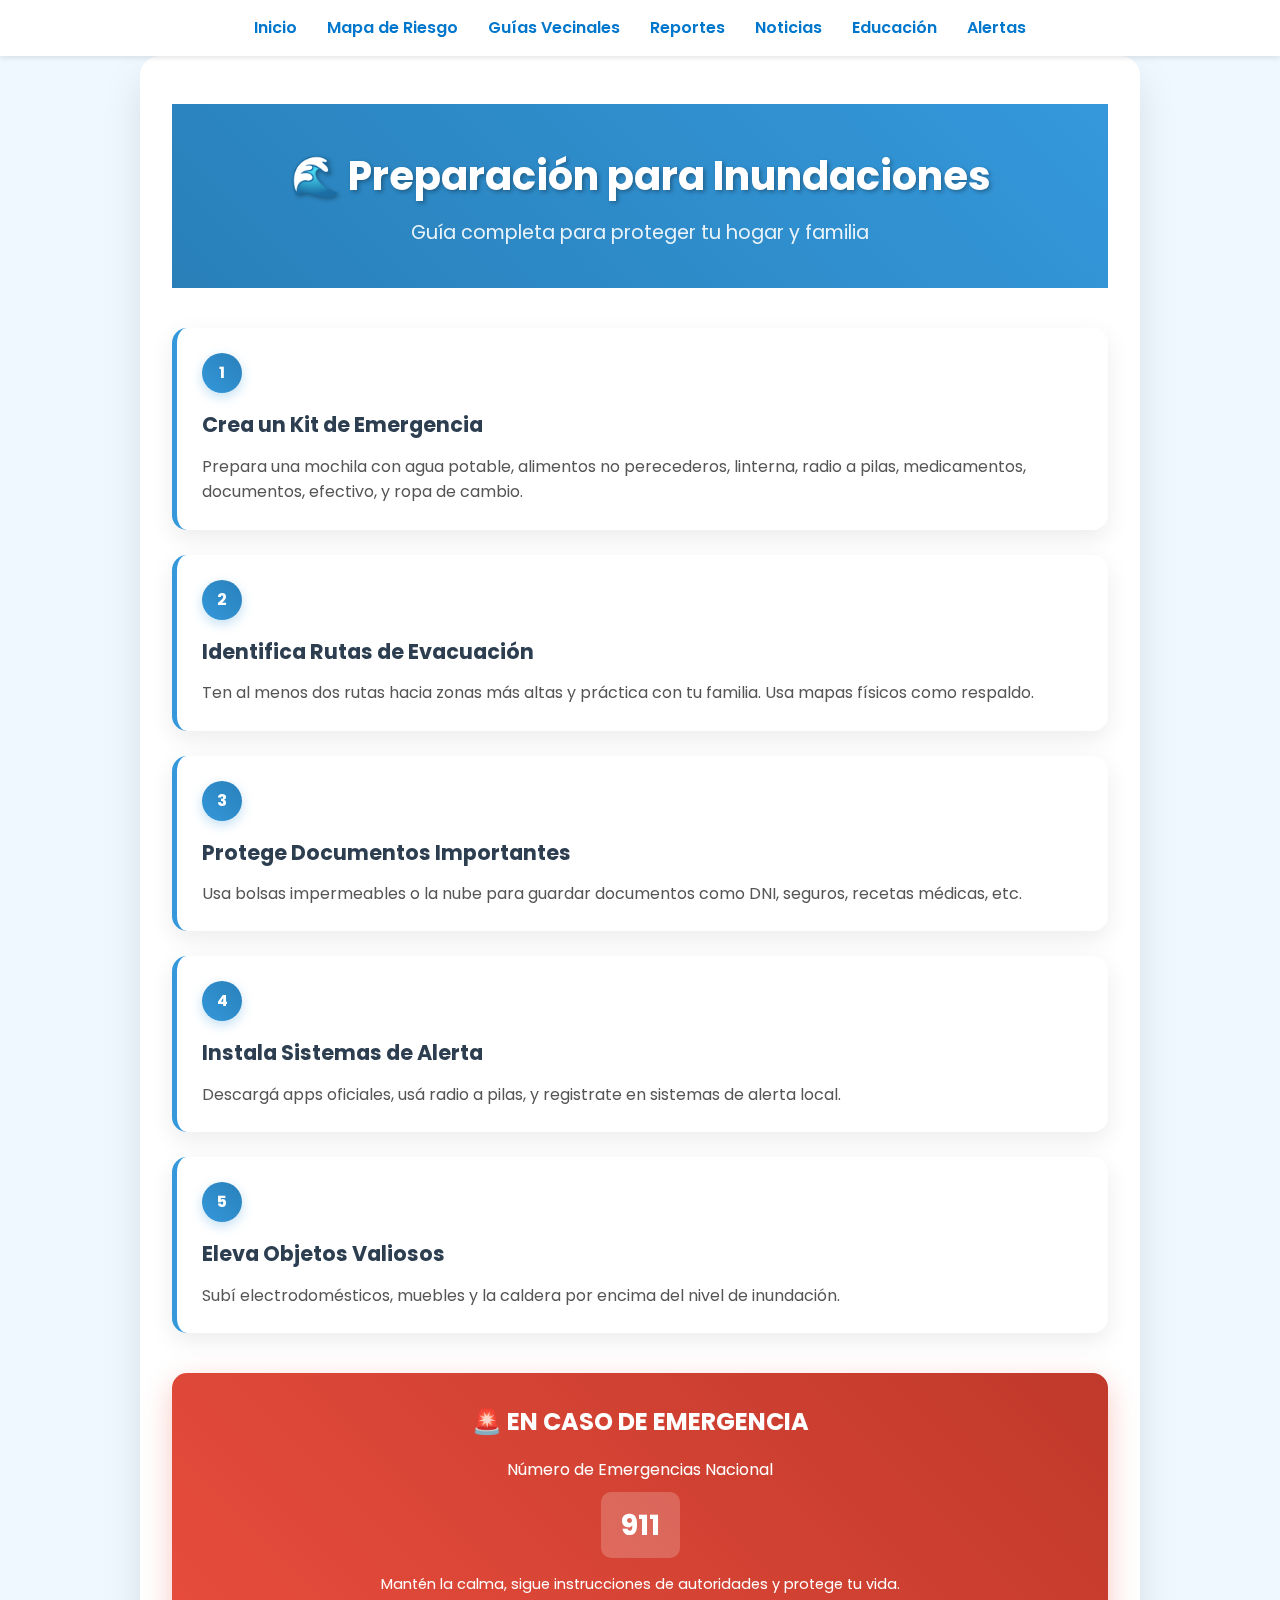
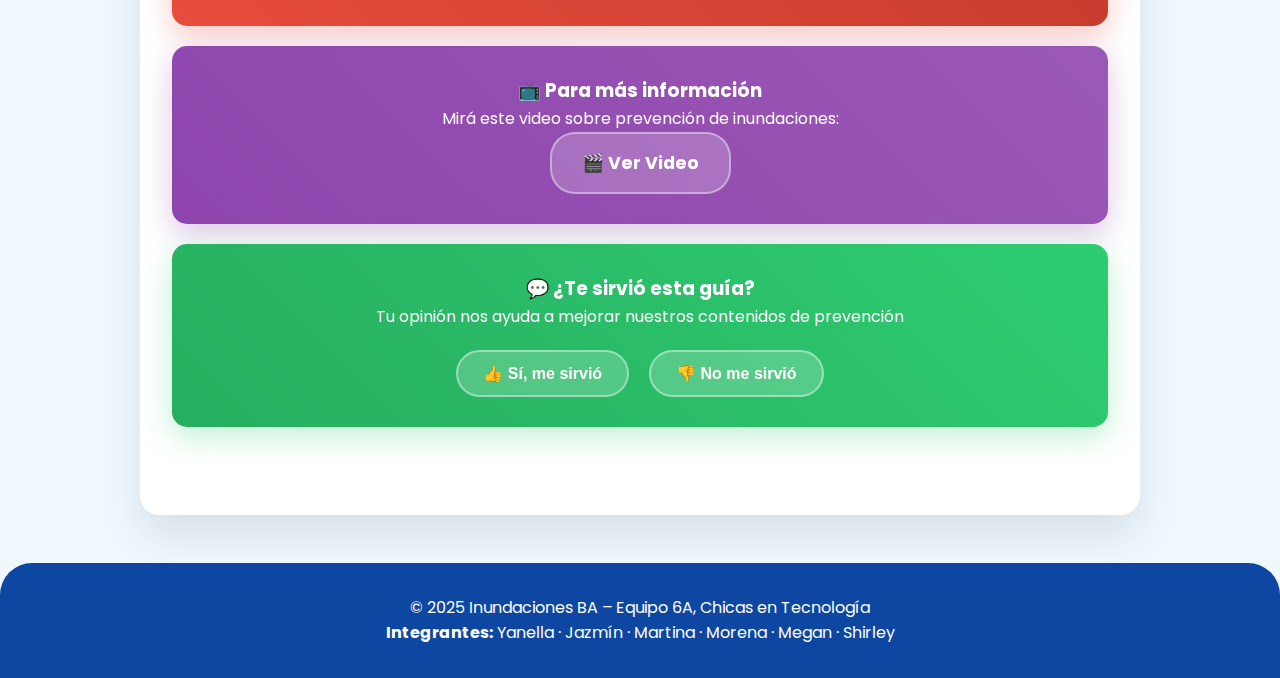
<file: index.html>
<!DOCTYPE html>
<html lang="es">
<head>
  <meta charset="UTF-8" />
  <meta name="viewport" content="width=device-width, initial-scale=1.0"/>
  <title>Inundaciones BA</title>
  <link href="https://fonts.googleapis.com/css2?family=Poppins:wght@400;600;800&display=swap" rel="stylesheet">
  <link rel="stylesheet" href="style.css" />
</head>
<body>

<nav class="menu">
  <ul>
    <li><a href="#" onclick="cargarIframe('index.html')"> Inicio</a></li>
    <li><a href="#" onclick="cargarIframe('mapa-riesgo.html')">Mapa de Riesgo</a></li>
    <li><a href="#" onclick="cargarIframe('guias-vecinales.html')">Guías Vecinales</a></li>
    <li><a href="#" onclick="cargarIframe('reportes-ciudadanos.html')">Reportes</a></li>
    <li><a href="#" onclick="cargarIframe('noticias.html')">Noticias</a></li>
    <li><a href="#" onclick="cargarIframe('educacion.html')">Educación</a></li>
    <li><a href="#" onclick="cargarIframe('alertas.html')">Alertas</a></li>
  </ul>
</nav>

<!-- Contenido principal que muestra la guía -->
<div id="contenido-principal">
  <div class="container">
    <div class="header">
      <div class="wave"></div>
      <h1>🌊 Preparación para Inundaciones</h1>
      <p>Guía completa para proteger tu hogar y familia</p>
    </div>

    <div class="tips-container">
      <div class="tip">
        <span class="tip-number">1</span>
        <h3>Crea un Kit de Emergencia</h3>
        <p>Prepara una mochila con agua potable, alimentos no perecederos, linterna, radio a pilas, medicamentos, documentos, efectivo, y ropa de cambio.</p>
      </div>
      <div class="tip">
        <span class="tip-number">2</span>
        <h3>Identifica Rutas de Evacuación</h3>
        <p>Ten al menos dos rutas hacia zonas más altas y práctica con tu familia. Usa mapas físicos como respaldo.</p>
      </div>
      <div class="tip">
        <span class="tip-number">3</span>
        <h3>Protege Documentos Importantes</h3>
        <p>Usa bolsas impermeables o la nube para guardar documentos como DNI, seguros, recetas médicas, etc.</p>
      </div>
      <div class="tip">
        <span class="tip-number">4</span>
        <h3>Instala Sistemas de Alerta</h3>
        <p>Descargá apps oficiales, usá radio a pilas, y registrate en sistemas de alerta local.</p>
      </div>
      <div class="tip">
        <span class="tip-number">5</span>
        <h3>Eleva Objetos Valiosos</h3>
        <p>Subí electrodomésticos, muebles y la caldera por encima del nivel de inundación.</p>
      </div>

      <div class="emergency-contact">
        <h3>🚨 EN CASO DE EMERGENCIA</h3>
        <p>Número de Emergencias Nacional</p>
        <div class="phone-number">911</div>
        <p style="margin-top: 15px; font-size: 0.9rem;">Mantén la calma, sigue instrucciones de autoridades y protege tu vida.</p>
      </div>

      <div class="more-info-section">
        <h3>📺 Para más información</h3>
        <p>Mirá este video sobre prevención de inundaciones:</p>
        <a href="https://youtu.be/xKNrtNXeFD0?si=R1YfmYeDWYzT_tqO" target="_blank" class="video-link">
          🎬 Ver Video
        </a>
      </div>

      <div class="feedback-section">
        <h3>💬 ¿Te sirvió esta guía?</h3>
        <p>Tu opinión nos ayuda a mejorar nuestros contenidos de prevención</p>
        <div class="feedback-buttons">
          <button class="feedback-btn yes-btn" onclick="submitFeedback('si')">👍 Sí, me sirvió</button>
          <button class="feedback-btn no-btn" onclick="submitFeedback('no')">👎 No me sirvió</button>
        </div>
        <div class="feedback-message" id="feedbackMessage" style="display: none;">
          <p>¡Gracias por tu feedback! 🙏</p>
        </div>
      </div>
    </div>
  </div>
</div>

<!-- Footer -->
<footer>
  <p>&copy; 2025 Inundaciones BA – Equipo 6A, Chicas en Tecnología</p>
  <p><strong>Integrantes:</strong> Yanella · Jazmín · Martina · Morena · Megan · Shirley</p>
</footer>

<!-- Script principal -->
<script>
  function cargarIframe(pagina) {
    window.location.href = pagina;
  }

  function submitFeedback(respuesta) {
    const mensaje = document.getElementById('feedbackMessage');
    const botones = document.querySelectorAll('.feedback-btn');
    
    botones.forEach(btn => {
      btn.disabled = true;
      btn.style.opacity = '0.5';
      btn.style.cursor = 'not-allowed';
    });

    mensaje.style.display = 'block';
    mensaje.innerHTML = respuesta === 'si'
      ? '<p>¡Excelente! Nos alegra que la guía te haya sido útil 🌟</p>'
      : '<p>Gracias por tu feedback. Trabajaremos para mejorar 🔧</p>';
  }
</script>

</body>
</html>
</file>
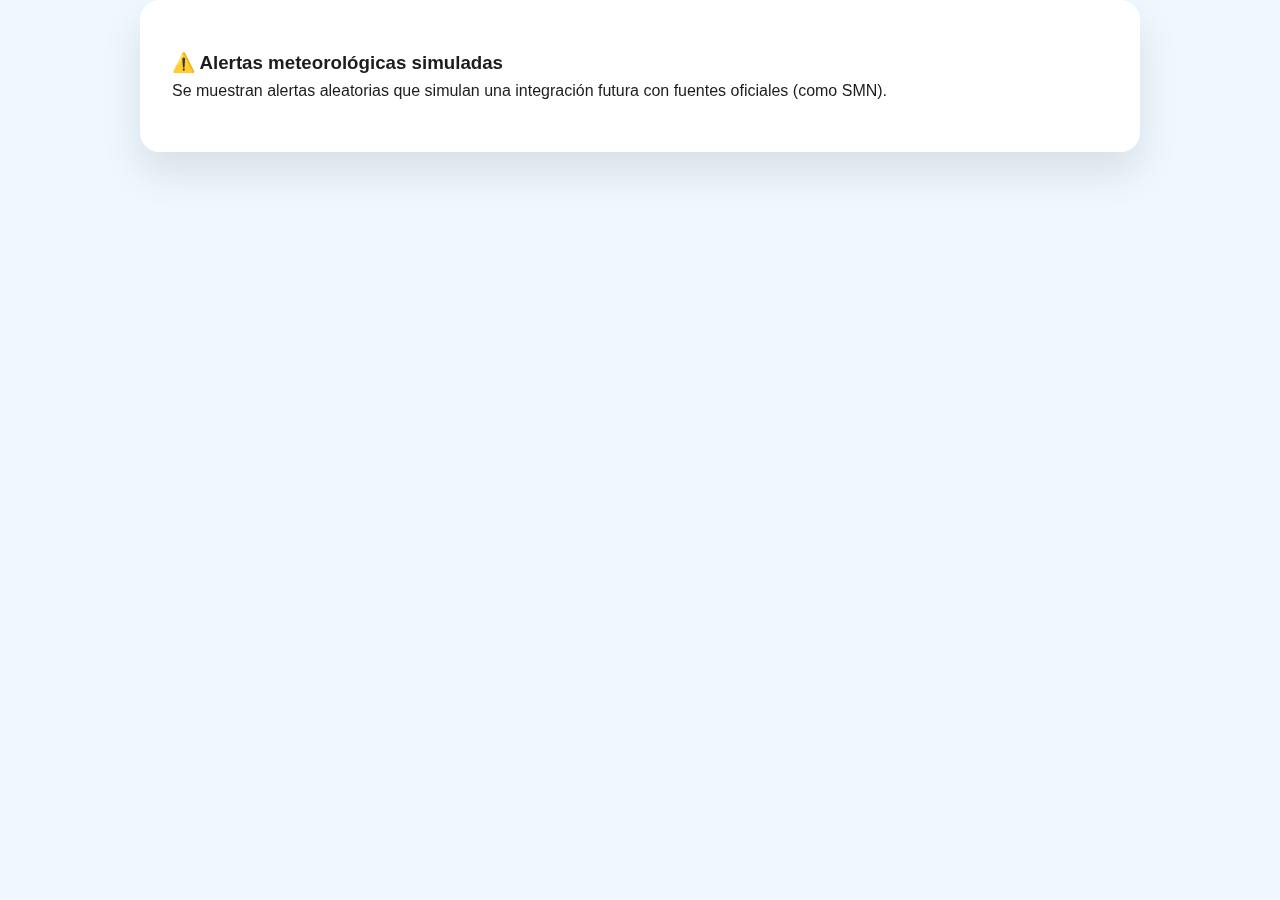
<file: alertas.html>
<!DOCTYPE html>
<html lang="es">
<head>
  <meta charset="UTF-8" />
  <meta name="viewport" content="width=device-width, initial-scale=1.0"/>
  <title>Alertas</title>
  <link rel="stylesheet" href="style.css" />
</head>
<body>

<section class="programa" id="programa">
  <div class="container">
    <div class="cards">
      <div class="card" id="alertas">
        <h3>⚠️ Alertas meteorológicas simuladas</h3>
        <p>Se muestran alertas aleatorias que simulan una integración futura con fuentes oficiales (como SMN).</p>
      </div>
    </div>
  </div>
</section>

</body>
</html>
</file>
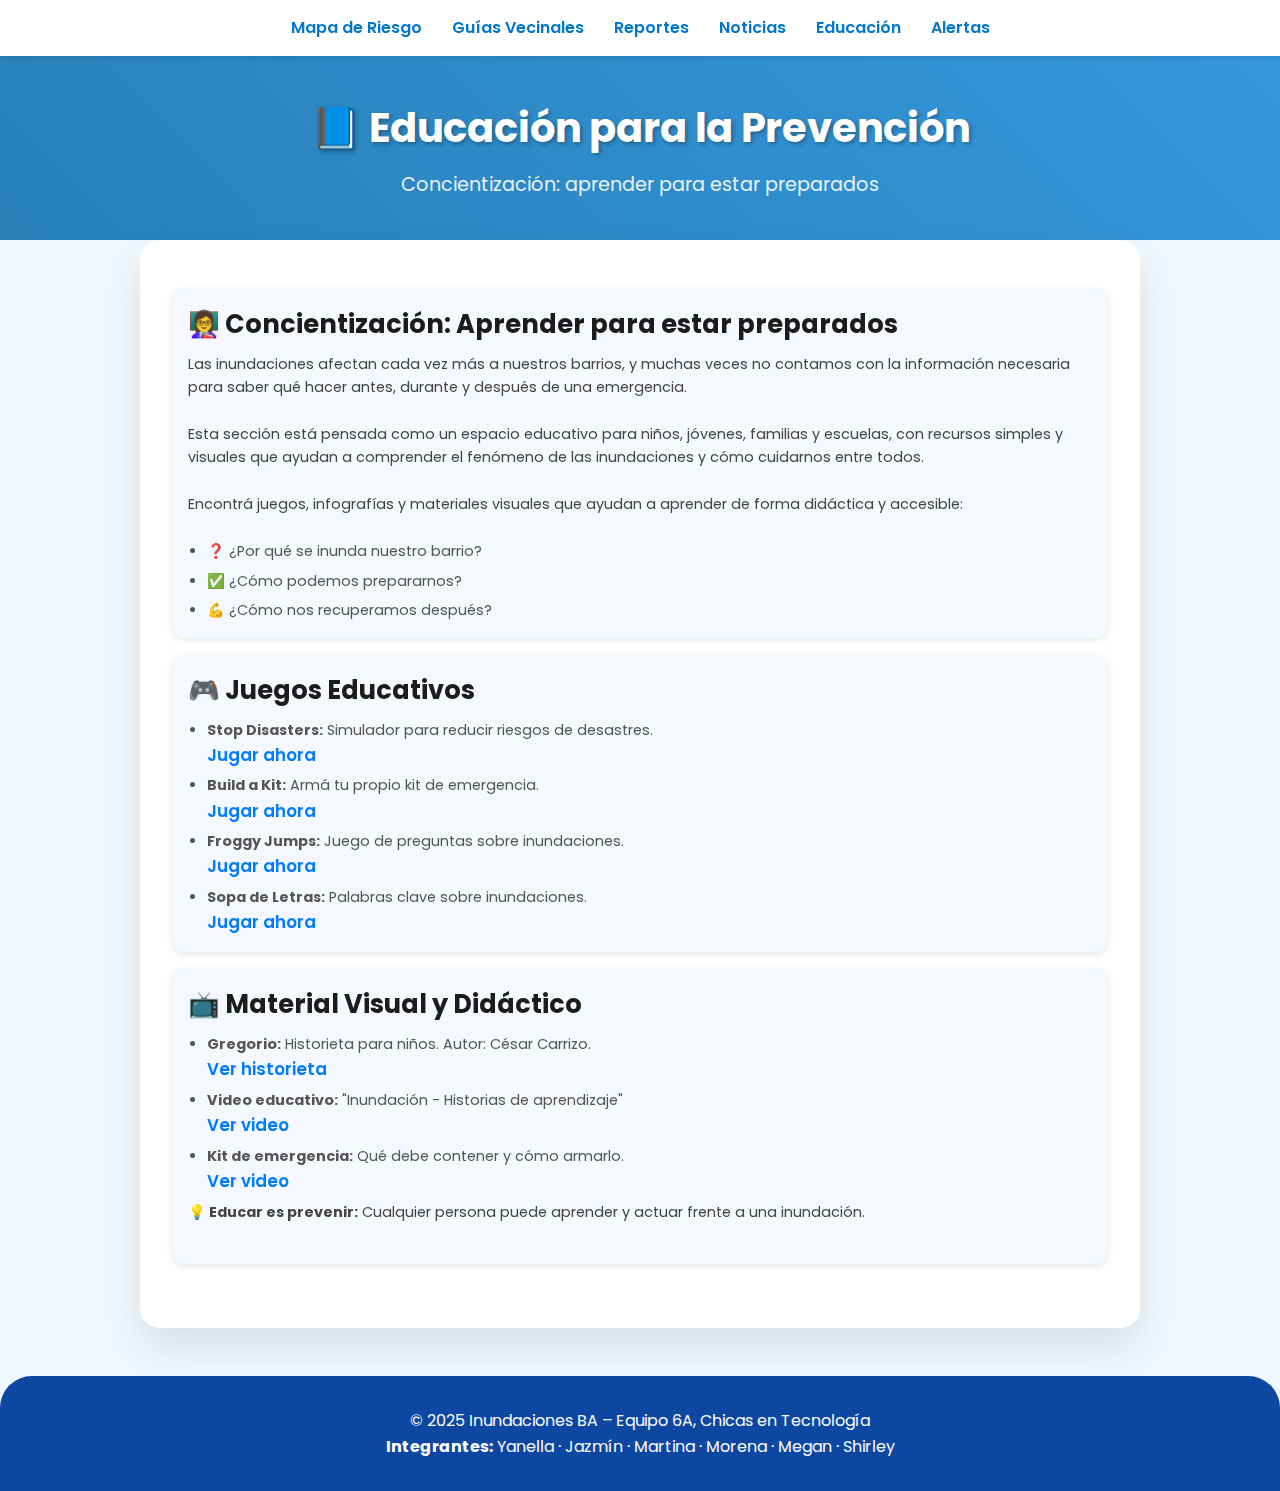
<file: educacion.html>
<!DOCTYPE html>
<html lang="es">
<head>
  <meta charset="UTF-8" />
  <meta name="viewport" content="width=device-width, initial-scale=1.0"/>
  <title>Educación | Inundaciones BA</title>
  <link href="https://fonts.googleapis.com/css2?family=Poppins:wght@400;600;800&display=swap" rel="stylesheet">
  <link rel="stylesheet" href="style.css" />
  <style>
    .noticia {
      background: #f5f9ff;
      padding: 1rem;
      border-radius: 12px;
      margin-bottom: 1rem;
      box-shadow: 0 2px 6px rgba(0,0,0,0.1);
      transition: transform 0.2s ease;
    }
    .noticia:hover {
      transform: scale(1.02);
    }
    .noticia a {
      font-weight: 600;
      color: #007BFF;
      font-size: 1.05rem;
      text-decoration: none;
    }
    .noticia p, .noticia li {
      font-size: 0.9rem;
      color: #555;
      margin-top: 6px;
    }
    .cards h3 {
      font-size: 1.6rem;
      margin-bottom: 0.5rem;
    }
    .cards p {
      margin-bottom: 1.5rem;
      color: #444;
    }
    .cards ul {
      padding-left: 1.2rem;
    }
    .cards a:hover {
      text-decoration: underline;
    }
  </style>
</head>
<body>

<!-- Menú principal -->
<nav class="menu">
  <ul>
    <li><a href="#" onclick="cargarIframe('mapa-riesgo.html')">Mapa de Riesgo</a></li>
    <li><a href="#" onclick="cargarIframe('guias-vecinales.html')">Guías Vecinales</a></li>
    <li><a href="#" onclick="cargarIframe('reportes-ciudadanos.html')">Reportes</a></li>
    <li><a href="#" onclick="cargarIframe('noticias.html')">Noticias</a></li>
    <li><a href="#" onclick="cargarIframe('educacion.html')">Educación</a></li>
    <li><a href="#" onclick="cargarIframe('alertas.html')">Alertas</a></li>
  </ul>
</nav>

<!-- Encabezado -->
<div class="header">
  <div class="wave"></div>
  <h1>📘 Educación para la Prevención</h1>
  <p>Concientización: aprender para estar preparados</p>
</div>

<!-- Contenido unificado -->
<section class="programa" id="educacion">
  <div class="container">
    <div class="cards">
      <div class="card noticia">
        <h3>👩‍🏫 Concientización: Aprender para estar preparados</h3>
        <p>
          Las inundaciones afectan cada vez más a nuestros barrios, y muchas veces no contamos con
          la información necesaria para saber qué hacer antes, durante y después de una emergencia.
        </p>
        <p>
          Esta sección está pensada como un espacio educativo para niños, jóvenes, familias y
          escuelas, con recursos simples y visuales que ayudan a comprender el fenómeno de las
          inundaciones y cómo cuidarnos entre todos.
        </p>
        <p>
          Encontrá juegos, infografías y materiales visuales que ayudan a aprender de forma didáctica y accesible:
        </p>
        <ul>
          <li>❓ ¿Por qué se inunda nuestro barrio?</li>
          <li>✅ ¿Cómo podemos prepararnos?</li>
          <li>💪 ¿Cómo nos recuperamos después?</li>
        </ul>
      </div>

      <div class="card noticia">
        <h3>🎮 Juegos Educativos</h3>
        <ul>
          <li><strong>Stop Disasters:</strong> Simulador para reducir riesgos de desastres.<br/>
            <a href="https://www.stopdisastersgame.org/game/" target="_blank">Jugar ahora</a></li>
          <li><strong>Build a Kit:</strong> Armá tu propio kit de emergencia.<br/>
            <a href="https://www.ready.gov/kids/games/data/bak-spanish/index.html" target="_blank">Jugar ahora</a></li>
          <li><strong>Froggy Jumps:</strong> Juego de preguntas sobre inundaciones.<br/>
            <a href="https://es.educaplay.com/recursos-educativos/19592039-desafio_de_inundaciones.html" target="_blank">Jugar ahora</a></li>
          <li><strong>Sopa de Letras:</strong> Palabras clave sobre inundaciones.<br/>
            <a href="https://es.educaplay.com/recursos-educativos/20846830-inundaciones_mach.html" target="_blank">Jugar ahora</a></li>
        </ul>
      </div>

      <div class="card noticia">
        <h3>📺 Material Visual y Didáctico</h3>
        <ul>
          <li><strong>Gregorio:</strong> Historieta para niños. Autor: César Carrizo.<br/>
            <a href="https://lahistorietaenlaescuela.blogspot.com/2015/03/gregorio-una-historieta-para-que-los.html" target="_blank">Ver historieta</a></li>
          <li><strong>Video educativo:</strong> "Inundación - Historias de aprendizaje"<br/>
            <a href="https://www.youtube.com/watch?v=KpZi2xuJmAY" target="_blank">Ver video</a></li>
          <li><strong>Kit de emergencia:</strong> Qué debe contener y cómo armarlo.<br/>
            <a href="https://www.youtube.com/watch?v=ljnRIz7HjgI" target="_blank">Ver video</a></li>
        </ul>
        <p><strong>💡 Educar es prevenir:</strong> Cualquier persona puede aprender y actuar frente a una inundación.</p>
      </div>
    </div>
  </div>
</section>

<!-- Footer -->
<footer>
  <p>&copy; 2025 Inundaciones BA – Equipo 6A, Chicas en Tecnología</p>
  <p><strong>Integrantes:</strong> Yanella · Jazmín · Martina · Morena · Megan · Shirley</p>
</footer>

<script>
  function cargarIframe(pagina) {
    window.location.href = pagina;
  }
</script>

</body>
</html>
</file>
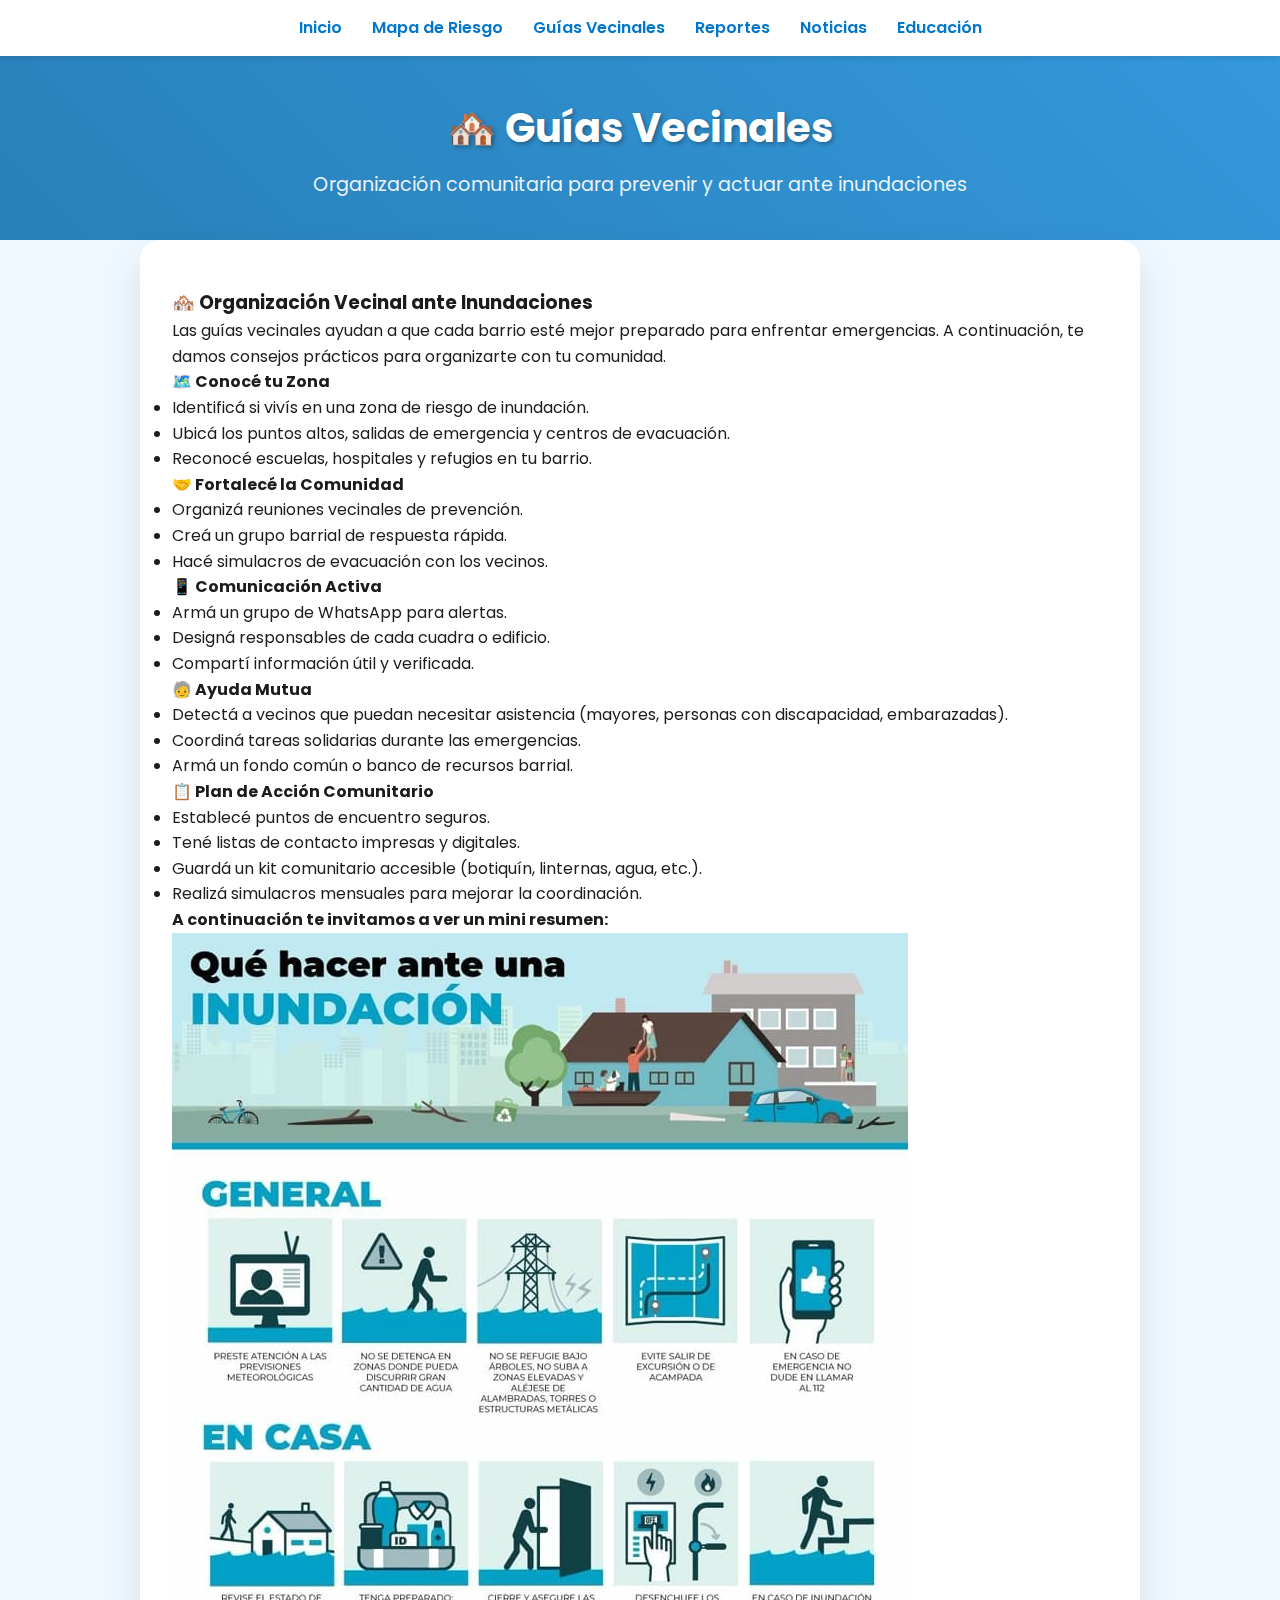
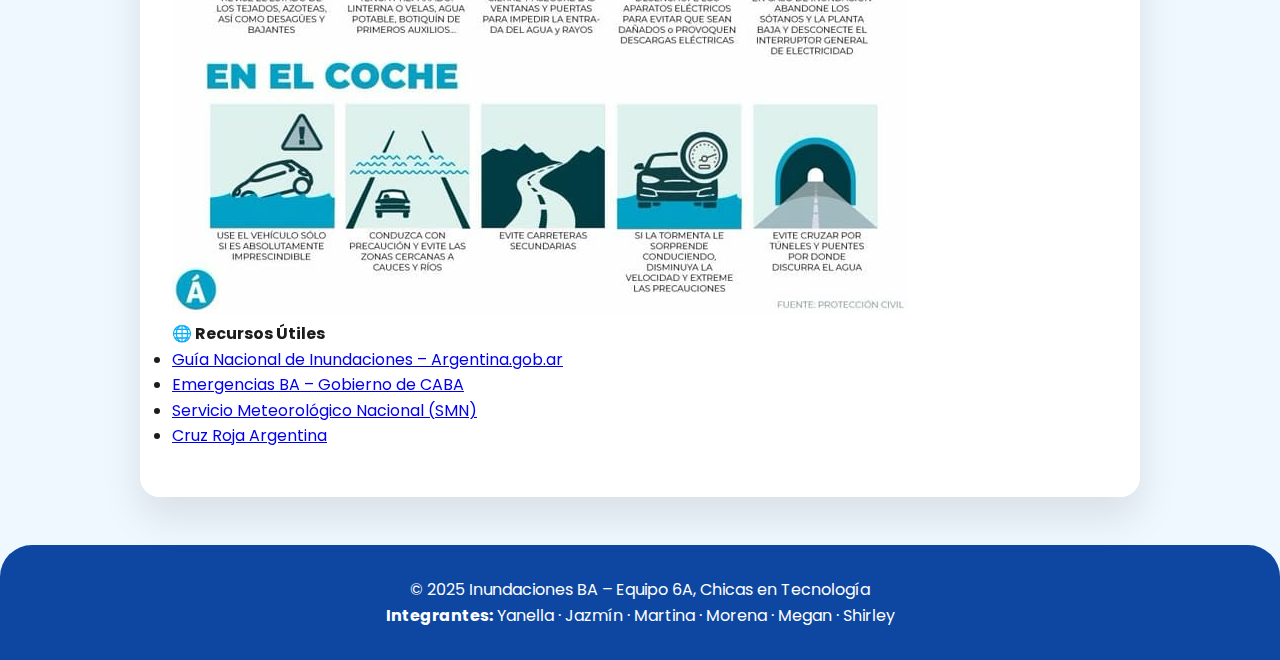
<file: guias-vecinales.html>
<!DOCTYPE html>
<html lang="es">
<head>
  <meta charset="UTF-8" />
  <meta name="viewport" content="width=device-width, initial-scale=1.0"/>
  <title>Guías Vecinales | Inundaciones BA</title>
  <link href="https://fonts.googleapis.com/css2?family=Poppins:wght@400;600;800&display=swap" rel="stylesheet">
  <link rel="stylesheet" href="style.css" />
 
</head>
<body>

<!-- Menú de navegación -->
<nav class="menu">
  <ul>
    <li><a href="index.html">Inicio</a></li>
    <li><a href="mapa-riesgo.html">Mapa de Riesgo</a></li>
    <li><a href="guias-vecinales.html">Guías Vecinales</a></li>
    <li><a href="reportes-ciudadanos.html">Reportes</a></li>
    <li><a href="noticias.html">Noticias</a></li>
    <li><a href="educacion.html">Educación</a></li>
  </ul>
</nav>

<div class="header">
  <div class="wave"></div>
  <h1>🏘️ Guías Vecinales</h1>
  <p>Organización comunitaria para prevenir y actuar ante inundaciones</p>
</div>

<section class="programa" id="programa">
  <div class="container">
    <div class="cards">
      <div class="card contenido-section">
        <h3>🏘️ Organización Vecinal ante Inundaciones</h3>
        <p>Las guías vecinales ayudan a que cada barrio esté mejor preparado para enfrentar emergencias. A continuación, te damos consejos prácticos para organizarte con tu comunidad.</p>

        <h4>🗺️ Conocé tu Zona</h4>
        <ul>
          <li>Identificá si vivís en una zona de riesgo de inundación.</li>
          <li>Ubicá los puntos altos, salidas de emergencia y centros de evacuación.</li>
          <li>Reconocé escuelas, hospitales y refugios en tu barrio.</li>
        </ul>

        <h4>🤝 Fortalecé la Comunidad</h4>
        <ul>
          <li>Organizá reuniones vecinales de prevención.</li>
          <li>Creá un grupo barrial de respuesta rápida.</li>
          <li>Hacé simulacros de evacuación con los vecinos.</li>
        </ul>

        <h4>📱 Comunicación Activa</h4>
        <ul>
          <li>Armá un grupo de WhatsApp para alertas.</li>
          <li>Designá responsables de cada cuadra o edificio.</li>
          <li>Compartí información útil y verificada.</li>
        </ul>

        <h4>🧓 Ayuda Mutua</h4>
        <ul>
          <li>Detectá a vecinos que puedan necesitar asistencia (mayores, personas con discapacidad, embarazadas).</li>
          <li>Coordiná tareas solidarias durante las emergencias.</li>
          <li>Armá un fondo común o banco de recursos barrial.</li>
        </ul>

        <h4>📋 Plan de Acción Comunitario</h4>
        <ul>
          <li>Establecé puntos de encuentro seguros.</li>
          <li>Tené listas de contacto impresas y digitales.</li>
          <li>Guardá un kit comunitario accesible (botiquín, linternas, agua, etc.).</li>
          <li>Realizá simulacros mensuales para mejorar la coordinación.</li>
        </ul>
<h4>A continuación te invitamos a ver un mini resumen:</h4>
        <img src="guia.jpeg" alt="Guia vecinal">
          
        <h4>🌐 Recursos Útiles</h4>
        <ul>
          <li><a href="https://www.argentina.gob.ar/interior/inundaciones" target="_blank">Guía Nacional de Inundaciones – Argentina.gob.ar</a></li>
          <li><a href="https://www.buenosaires.gob.ar/emergencias" target="_blank">Emergencias BA – Gobierno de CABA</a></li>
          <li><a href="https://www.smn.gob.ar/" target="_blank">Servicio Meteorológico Nacional (SMN)</a></li>
          <li><a href="https://www.cruzroja.org.ar/" target="_blank">Cruz Roja Argentina</a></li>
        </ul>
      </div>
    </div>
  </div>
</section>

<footer>
  <p>&copy; 2025 Inundaciones BA – Equipo 6A, Chicas en Tecnología</p>
  <p><strong>Integrantes:</strong> Yanella · Jazmín · Martina · Morena · Megan · Shirley</p>
</footer>

<script src="script.js"></script>

</body>
</html>
</file>
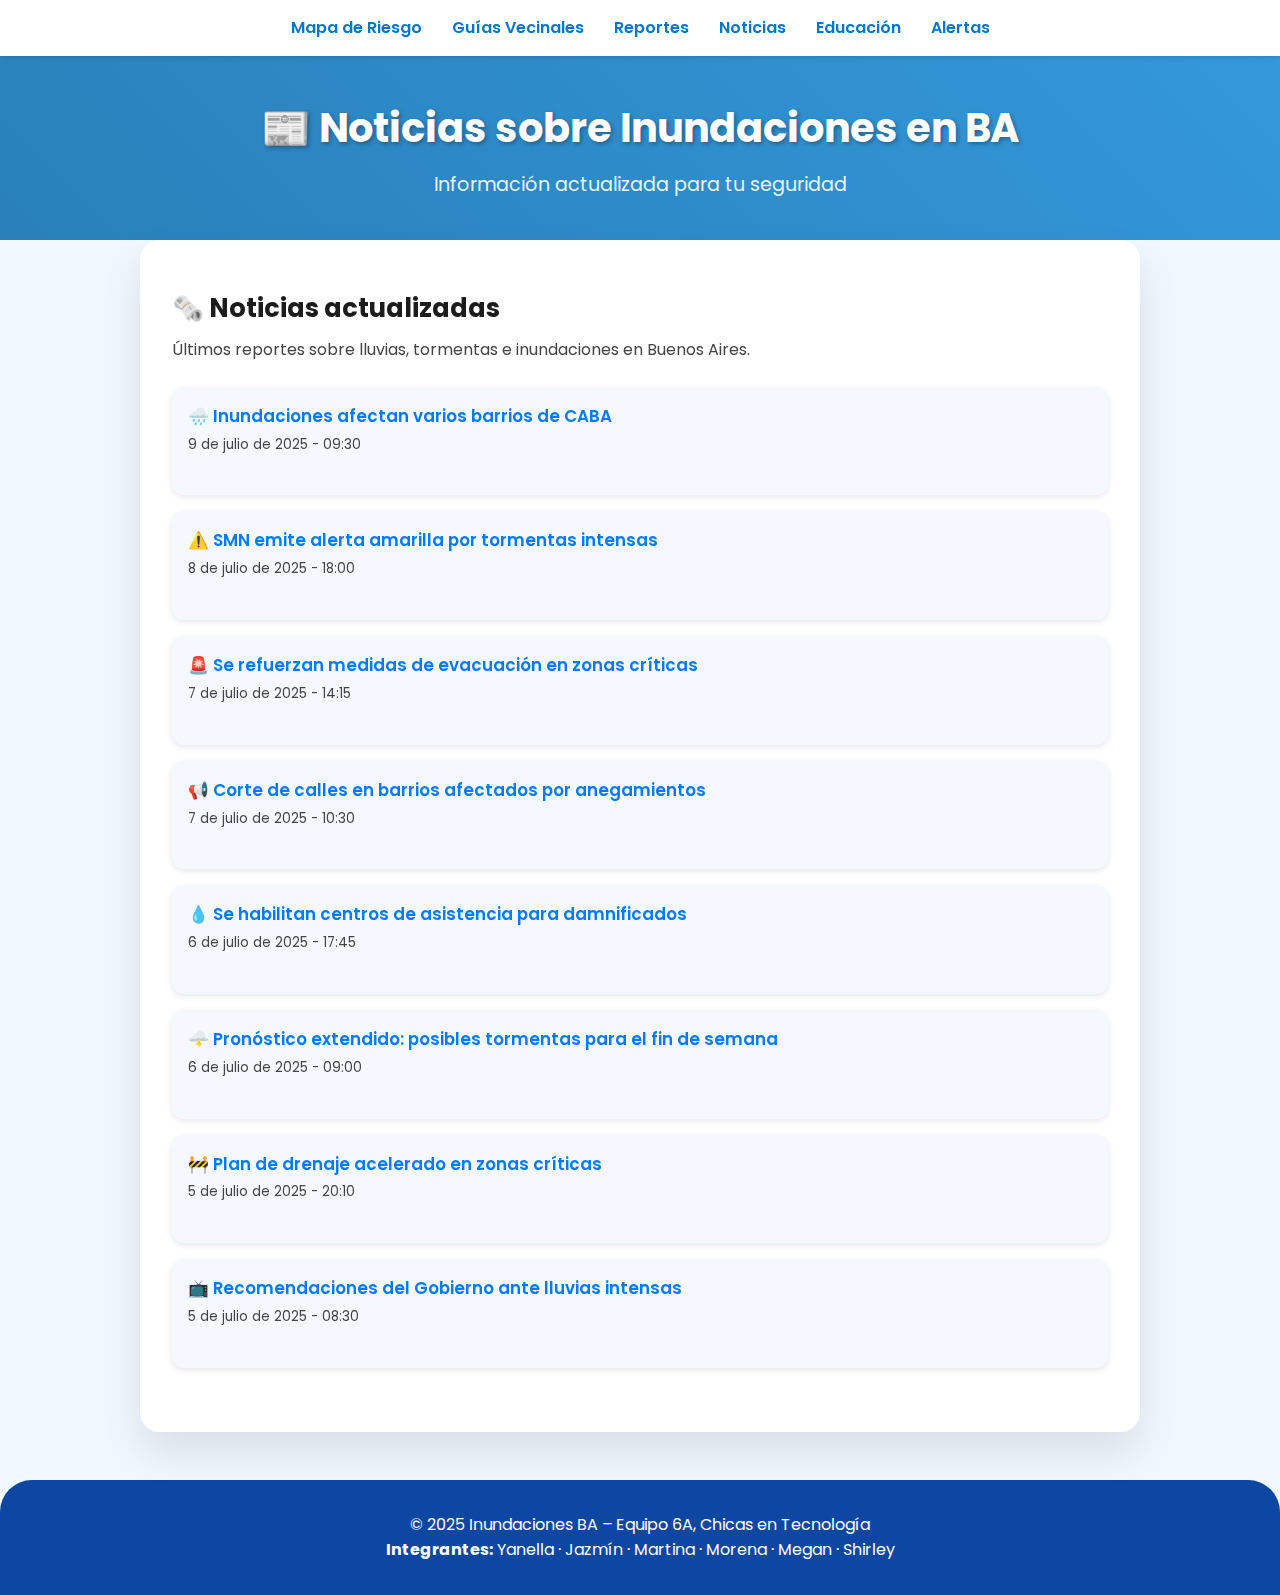
<file: noticias.html>
<!DOCTYPE html>
<html lang="es">
<head>
  <meta charset="UTF-8" />
  <meta name="viewport" content="width=device-width, initial-scale=1.0"/>
  <title>Noticias | Inundaciones BA</title>
  <link href="https://fonts.googleapis.com/css2?family=Poppins:wght@400;600;800&display=swap" rel="stylesheet">
  <link rel="stylesheet" href="style.css" />
  <style>
    .noticia {
      background: #f5f9ff;
      padding: 1rem;
      border-radius: 12px;
      margin-bottom: 1rem;
      box-shadow: 0 2px 6px rgba(0,0,0,0.1);
      transition: transform 0.2s ease;
    }
    .noticia:hover {
      transform: scale(1.02);
    }
    .noticia a {
      font-weight: 600;
      color: #007BFF;
      font-size: 1.05rem;
      text-decoration: none;
    }
    .noticia p {
      font-size: 0.85rem;
      color: #555;
      margin-top: 4px;
    }
    .cards h3 {
      font-size: 1.6rem;
      margin-bottom: 0.5rem;
    }
    .cards p {
      margin-bottom: 1.5rem;
      color: #444;
    }
  </style>
</head>
<body>

<!-- Menú principal -->
<nav class="menu">
  <ul>
    <li><a href="#" onclick="cargarIframe('mapa-riesgo.html')">Mapa de Riesgo</a></li>
    <li><a href="#" onclick="cargarIframe('guias-vecinales.html')">Guías Vecinales</a></li>
    <li><a href="#" onclick="cargarIframe('reportes-ciudadanos.html')">Reportes</a></li>
    <li><a href="#" onclick="cargarIframe('noticias.html')">Noticias</a></li>
    <li><a href="#" onclick="cargarIframe('educacion.html')">Educación</a></li>
    <li><a href="#" onclick="cargarIframe('alertas.html')">Alertas</a></li>
  </ul>
</nav>

<!-- Encabezado común -->
<div class="header">
  <div class="wave"></div>
  <h1>📰 Noticias sobre Inundaciones en BA</h1>
  <p>Información actualizada para tu seguridad</p>
</div>

<section class="programa" id="programa">
  <div class="container">
    <div class="cards">
      <div class="card" id="noticias">
        <h3>🗞️ Noticias actualizadas</h3>
        <p>Últimos reportes sobre lluvias, tormentas e inundaciones en Buenos Aires.</p>

        <!-- Noticias simuladas -->
        <div class="noticia">
          <a href="#">🌧️ Inundaciones afectan varios barrios de CABA</a>
          <p>9 de julio de 2025 - 09:30</p>
        </div>
        <div class="noticia">
          <a href="#">⚠️ SMN emite alerta amarilla por tormentas intensas</a>
          <p>8 de julio de 2025 - 18:00</p>
        </div>
        <div class="noticia">
          <a href="#">🚨 Se refuerzan medidas de evacuación en zonas críticas</a>
          <p>7 de julio de 2025 - 14:15</p>
        </div>
        <div class="noticia">
          <a href="#">📢 Corte de calles en barrios afectados por anegamientos</a>
          <p>7 de julio de 2025 - 10:30</p>
        </div>
        <div class="noticia">
          <a href="#">💧 Se habilitan centros de asistencia para damnificados</a>
          <p>6 de julio de 2025 - 17:45</p>
        </div>
        <div class="noticia">
          <a href="#">🌩️ Pronóstico extendido: posibles tormentas para el fin de semana</a>
          <p>6 de julio de 2025 - 09:00</p>
        </div>
        <div class="noticia">
          <a href="#">🚧 Plan de drenaje acelerado en zonas críticas</a>
          <p>5 de julio de 2025 - 20:10</p>
        </div>
        <div class="noticia">
          <a href="#">📺 Recomendaciones del Gobierno ante lluvias intensas</a>
          <p>5 de julio de 2025 - 08:30</p>
        </div>

      </div>
    </div>
  </div>
</section>

<footer>
  <p>&copy; 2025 Inundaciones BA – Equipo 6A, Chicas en Tecnología</p>
  <p><strong>Integrantes:</strong> Yanella · Jazmín · Martina · Morena · Megan · Shirley</p>
</footer>

<script>
  function cargarIframe(pagina) {
    window.location.href = pagina;
  }
</script>

</body>
</html>
</file>
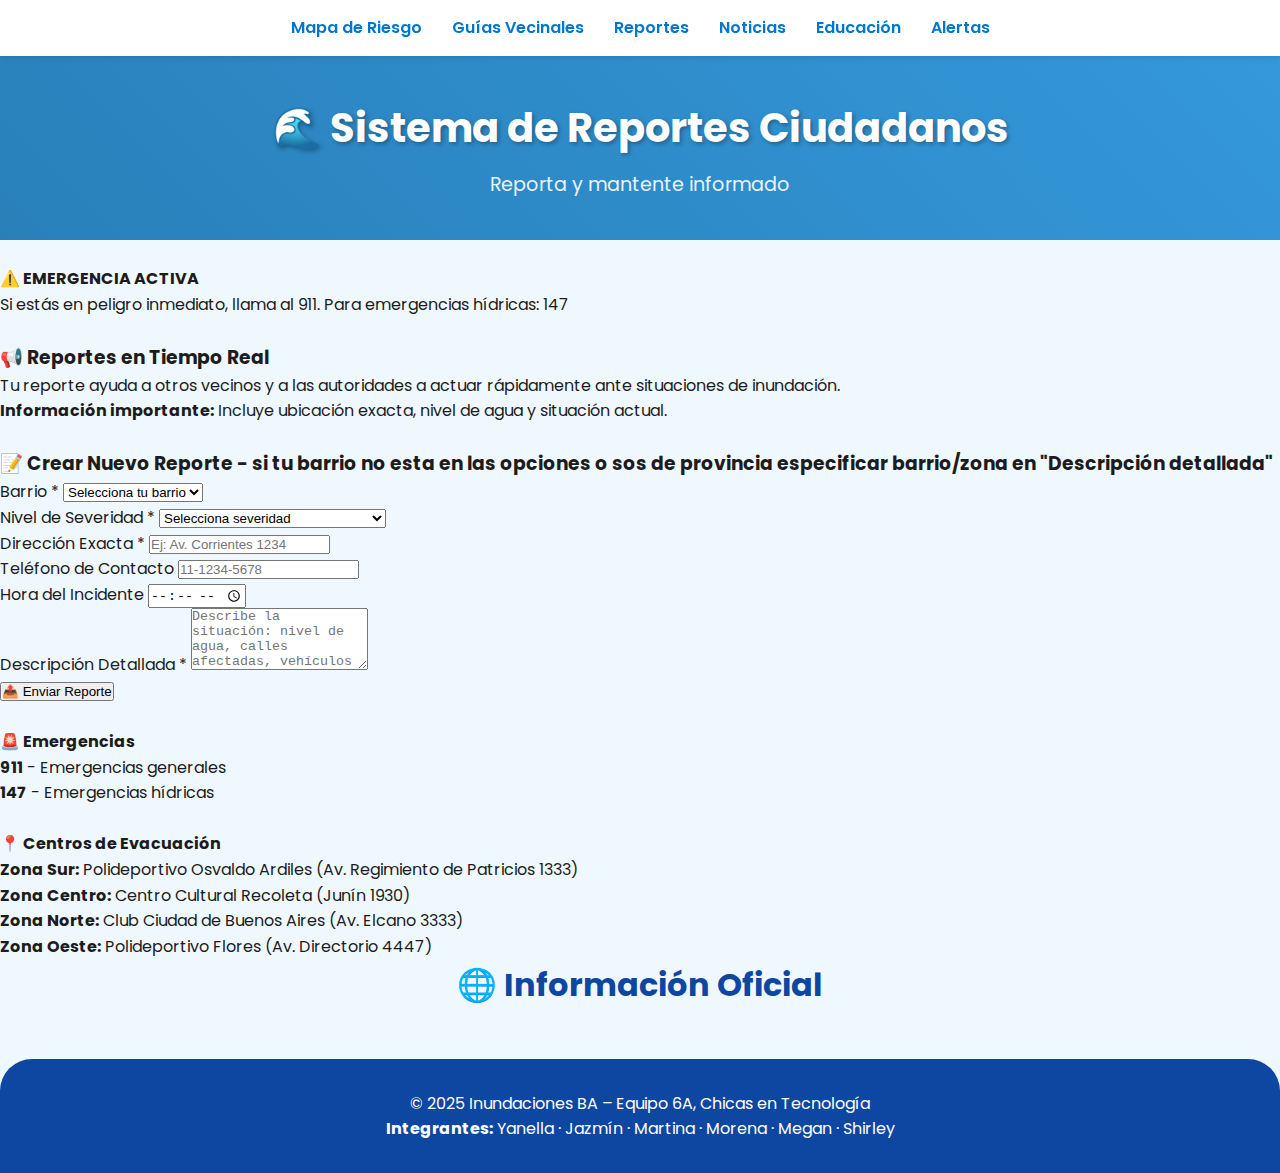
<file: reportes-ciudadanos.html>
<!DOCTYPE html>
<html lang="es">
<head>
  <meta charset="UTF-8" />
  <meta name="viewport" content="width=device-width, initial-scale=1.0"/>
  <title>Nombre de la Página | Inundaciones BA</title>
  <link href="https://fonts.googleapis.com/css2?family=Poppins:wght@400;600;800&display=swap" rel="stylesheet">
  <link rel="stylesheet" href="style.css" />
  <style>
    .section-container {
      background: #f5f9ff;
      border-radius: 16px;
      padding: 2rem;
      box-shadow: 0 4px 12px rgba(0,0,0,0.05);
      max-width: 800px;
      margin: 2rem auto;
    }
    .section-container h3 {
      font-size: 1.8rem;
      margin-bottom: 1rem;
    }
    .section-container p {
      font-size: 1rem;
      color: #444;
    }
  </style>
</head>
<body>

<!-- Menú superior -->
<nav class="menu">
  <ul>
    <li><a href="mapa-riesgo.html">Mapa de Riesgo</a></li>
    <li><a href="guias-vecinales.html">Guías Vecinales</a></li>
    <li><a href="reportes-ciudadanos.html">Reportes</a></li>
    <li><a href="noticias.html">Noticias</a></li>
    <li><a href="educacion.html">Educación</a></li>
    <li><a href="alertas.html">Alertas</a></li>
  </ul>
</nav>

<!-- Encabezado -->
<div class="header">
  <div class="wave"></div>
  <h1>🌊 Sistema de Reportes Ciudadanos</h1>
  <p>Reporta y mantente informado</p>
</div>

<br>

  <div class="emergency-alert">
    <strong>⚠️ EMERGENCIA ACTIVA</strong><br>
    Si estás en peligro inmediato, llama al 911. Para emergencias hídricas: 147
  </div>
  
<br>

  <div class="main-content">
    <div class="card">
      <h3>📢 Reportes en Tiempo Real</h3>
      <p>Tu reporte ayuda a otros vecinos y a las autoridades a actuar rápidamente ante situaciones de inundación.</p>
      <p><strong>Información importante:</strong> Incluye ubicación exacta, nivel de agua y situación actual.</p>
    </div>

<br>
<!--
    <div class="card">
      <h3>🚨 Estado Actual</h3>
      <p><span class="status-indicator status-medium"></span><strong>Alerta Amarilla</strong> en zonas bajas</p>
      <p><span class="status-indicator status-low"></span><strong>Normal</strong> en zona norte</p>
      <p><span class="status-indicator status-high"></span><strong>Crítico</strong> en La Boca y Barracas</p>
      <p><small>Actualizado: <span id="last-update">Hace 15 minutos</span></small></p>
    </div>
  -->
    <div class="report-form">
      <h3>📝 Crear Nuevo Reporte - si tu barrio no esta en las opciones o sos de provincia especificar barrio/zona en "Descripción detallada"</h3>
      <form id="reportForm">
        <div class="form-row">
          <div class="form-group">
            <label for="barrio">Barrio *</label>
            <select id="barrio" required>
              <option value="">Selecciona tu barrio</option>
              <option value="puerto-madero">Puerto Madero</option>
              <option value="la-boca">La Boca</option>
              <option value="barracas">Barracas</option>
              <option value="san-telmo">San Telmo</option>
              <option value="monserrat">Monserrat</option>
              <option value="constitucion">Constitución</option>
              <option value="recoleta">Recoleta</option>
              <option value="palermo">Palermo</option>
              <option value="caballito">Caballito</option>
              <option value="belgrano">Belgrano</option>
              <option value="villa-crespo">Villa Crespo</option>
              <option value="parque-avellaneda">Parque Avellaneda</option>
              <option value="otro">Otro</option>
            </select>
          </div>
          
          <div class="form-group">
            <label for="severidad">Nivel de Severidad *</label>
            <select id="severidad" required>
              <option value="">Selecciona severidad</option>
              <option value="baja">🟢 Baja - Charcos, tránsito normal</option>
              <option value="media">🟡 Media - Agua hasta tobillo</option>
              <option value="alta">🔴 Alta - Agua hasta rodilla o más</option>
              <option value="critica">🚨 Crítica - Peligro inmediato</option>
            </select>
          </div>
        </div>

        <div class="form-group">
          <label for="direccion">Dirección Exacta *</label>
          <input type="text" id="direccion" placeholder="Ej: Av. Corrientes 1234" required>
        </div>

        <div class="form-row">
          <div class="form-group">
            <label for="contacto">Teléfono de Contacto</label>
            <input type="tel" id="contacto" placeholder="11-1234-5678">
          </div>
          
          <div class="form-group">
            <label for="hora">Hora del Incidente</label>
            <input type="time" id="hora">
          </div>
        </div>

        <div class="form-group">
          <label for="descripcion">Descripción Detallada *</label>
          <textarea id="descripcion" rows="4" placeholder="Describe la situación: nivel de agua, calles afectadas, vehículos varados, etc." required></textarea>
        </div>

        <button type="submit" class="submit-btn">📤 Enviar Reporte</button>
      </form>
    </div>
  </div>

<br>

  <div class="info-cards">
    <div class="info-card">
      <h4>🚨 Emergencias</h4>
      <p><strong>911</strong> - Emergencias generales</p>
      <p><strong>147</strong> - Emergencias hídricas</p>
    </div>

    <br>

    <div class="info-card">
      <h4>📍 Centros de Evacuación</h4>
      <p>
        <ul>
      <li><strong>Zona Sur:</strong> Polideportivo Osvaldo Ardiles (Av. Regimiento de Patricios 1333)</li>
      <li><strong>Zona Centro:</strong> Centro Cultural Recoleta (Junín 1930)</li>
      <li><strong>Zona Norte:</strong> Club Ciudad de Buenos Aires (Av. Elcano 3333)</li>
      <li><strong>Zona Oeste:</strong> Polideportivo Flores (Av. Directorio 4447)</li>
    </ul>
      </p>
      
    </div>
    
   <section>
    <h2>🌐 Información Oficial</h2>
    <!--aca deberia esta la informacion de paginas oficiales-->
  </section>
  </div>
</div>

<!-- Footer -->
<footer>
  <p>&copy; 2025 Inundaciones BA – Equipo 6A, Chicas en Tecnología</p>
  <p><strong>Integrantes:</strong> Yanella · Jazmín · Martina · Morena · Megan · Shirley</p>
</footer>

</body>
</html>
</file>
<file: style.css>
/* Reset general */
* {
  margin: 0;
  padding: 0;
  box-sizing: border-box;
}

body {
  font-family: 'Poppins', sans-serif;
  background: #f0f8ff;
  color: #1c1c1c;
  line-height: 1.6;
}

/* NAVBAR */
.menu {
  background-color: #ffffff;
  box-shadow: 0 2px 5px rgba(0,0,0,0.1);
  position: sticky;
  top: 0;
  z-index: 1000;
}

.menu ul {
  display: flex;
  justify-content: center;
  gap: 30px;
  padding: 15px 0;
  margin: 0;
  list-style: none;
}

.menu li a {
  text-decoration: none;
  color: #0077cc;
  font-weight: 600;
  transition: color 0.3s;
}

.menu li a:hover {
  color: #ff8800;
}

/* HERO */
.hero {
  background: linear-gradient(160deg, #42a5f5 0%, #0d47a1 100%);
  color: white;
  padding: 5rem 2rem;
  text-align: center;
  border-bottom-left-radius: 4rem;
  border-bottom-right-radius: 4rem;
}

.hero h1 {
  font-size: 2.8rem;
  font-weight: 800;
  margin-bottom: 1rem;
}

.hero p {
  font-size: 1.2rem;
  margin-bottom: 2rem;
}

.btn {
  background: #ff9800;
  color: white;
  padding: 0.8rem 2rem;
  border-radius: 30px;
  text-decoration: none;
  font-weight: 600;
  transition: 0.3s ease;
}

.btn:hover {
  background: #f57c00;
}

/* CONTENEDOR GENERAL */
.container {
  max-width: 1000px;
  margin: auto;
  padding: 3rem 2rem;
  background: rgba(255, 255, 255, 0.95);
  border-radius: 20px;
  box-shadow: 0 20px 40px rgba(0, 0, 0, 0.1);
  backdrop-filter: blur(10px);
  overflow: hidden;
  animation: slideIn 0.8s ease-out;
}

@keyframes slideIn {
  from {
    opacity: 0;
    transform: translateY(30px);
  }
  to {
    opacity: 1;
    transform: translateY(0);
  }
}

/* TITULARES */
h2 {
  text-align: center;
  color: #0d47a1;
  font-size: 2rem;
  margin-bottom: 2rem;
}

.header {
  background: linear-gradient(45deg, #2980b9, #3498db);
  color: white;
  padding: 40px;
  text-align: center;
  position: relative;
  overflow: hidden;
}

.header::before {
  content: '';
  position: absolute;
  top: 0;
  left: -100%;
  width: 100%;
  height: 100%;
  background: linear-gradient(90deg, transparent, rgba(255, 255, 255, 0.2), transparent);
  animation: shimmer 3s infinite;
}

@keyframes shimmer {
  0% { left: -100%; }
  100% { left: 100%; }
}

.header h1 {
  font-size: 2.5rem;
  margin-bottom: 10px;
  text-shadow: 2px 2px 4px rgba(0, 0, 0, 0.3);
}

.header p {
  font-size: 1.2rem;
  opacity: 0.9;
}

/* TIPS */
.tips-container {
  padding: 40px 0;
}

.tip {
  background: white;
  margin-bottom: 25px;
  border-radius: 15px;
  padding: 25px;
  box-shadow: 0 8px 25px rgba(0, 0, 0, 0.08);
  border-left: 5px solid #3498db;
  transition: all 0.3s ease;
  position: relative;
  overflow: hidden;
}

.tip:hover {
  transform: translateY(-5px);
  box-shadow: 0 15px 35px rgba(0, 0, 0, 0.15);
  border-left-color: #e74c3c;
}

.tip-number {
  display: inline-block;
  width: 40px;
  height: 40px;
  background: linear-gradient(45deg, #3498db, #2980b9);
  color: white;
  text-align: center;
  line-height: 40px;
  border-radius: 50%;
  font-weight: bold;
  margin-right: 15px;
  margin-bottom: 15px;
  box-shadow: 0 4px 12px rgba(52, 152, 219, 0.3);
}

.tip h3 {
  color: #2c3e50;
  font-size: 1.3rem;
  margin-bottom: 12px;
  display: inline-block;
  vertical-align: top;
  width: calc(100% - 55px);
}

.tip p {
  color: #555;
  line-height: 1.6;
  font-size: 1rem;
}

/* CONTACTO EMERGENCIA */
.emergency-contact {
  background: linear-gradient(45deg, #e74c3c, #c0392b);
  color: white;
  text-align: center;
  padding: 30px;
  margin-top: 40px;
  border-radius: 15px;
  box-shadow: 0 10px 30px rgba(231, 76, 60, 0.3);
}

.emergency-contact h3 {
  font-size: 1.5rem;
  margin-bottom: 15px;
}

.emergency-contact .phone-number {
  font-size: 1.8rem;
  font-weight: bold;
  background: rgba(255, 255, 255, 0.2);
  padding: 10px 20px;
  border-radius: 10px;
  display: inline-block;
  margin-top: 10px;
}

/* MÁS INFO */
.more-info-section {
  background: linear-gradient(45deg, #8e44ad, #9b59b6);
  color: white;
  text-align: center;
  padding: 30px;
  margin-top: 20px;
  border-radius: 15px;
  box-shadow: 0 10px 30px rgba(142, 68, 173, 0.3);
}

.video-link {
  display: inline-block;
  background: rgba(255, 255, 255, 0.2);
  border: 2px solid rgba(255, 255, 255, 0.4);
  color: white;
  padding: 15px 30px;
  border-radius: 25px;
  text-decoration: none;
  font-size: 1.1rem;
  font-weight: bold;
  transition: all 0.3s ease;
  backdrop-filter: blur(10px);
}

.video-link:hover {
  background: rgba(255, 255, 255, 0.3);
  transform: translateY(-3px);
  box-shadow: 0 8px 25px rgba(0, 0, 0, 0.2);
}

/* FEEDBACK */
.feedback-section {
  background: linear-gradient(45deg, #27ae60, #2ecc71);
  color: white;
  text-align: center;
  padding: 30px;
  margin-top: 20px;
  border-radius: 15px;
  box-shadow: 0 10px 30px rgba(46, 204, 113, 0.3);
}

.feedback-buttons {
  display: flex;
  gap: 20px;
  justify-content: center;
  flex-wrap: wrap;
  margin-top: 20px;
}

.feedback-btn {
  background: rgba(255, 255, 255, 0.2);
  border: 2px solid rgba(255, 255, 255, 0.4);
  color: white;
  padding: 12px 25px;
  border-radius: 25px;
  font-size: 1rem;
  font-weight: bold;
  cursor: pointer;
  transition: all 0.3s ease;
  min-width: 150px;
}

.feedback-btn:hover {
  background: rgba(255, 255, 255, 0.3);
  border-color: rgba(255, 255, 255, 0.6);
  transform: translateY(-2px);
  box-shadow: 0 5px 15px rgba(0, 0, 0, 0.2);
}

.feedback-message {
  margin-top: 20px;
  padding: 15px;
  background: rgba(255, 255, 255, 0.2);
  border-radius: 10px;
  animation: fadeIn 0.5s ease;
}

@keyframes fadeIn {
  from { opacity: 0; transform: translateY(10px); }
  to { opacity: 1; transform: translateY(0); }
}

/* FOOTER */
footer {
  background-color: #0d47a1;
  color: white;
  text-align: center;
  padding: 2rem;
  border-top-left-radius: 2rem;
  border-top-right-radius: 2rem;
  margin-top: 3rem;
}

/* RESPONSIVE */
@media (max-width: 768px) {
  .menu ul {
    flex-direction: column;
    gap: 15px;
  }

  .hero h1 {
    font-size: 2rem;
  }

  .cards {
    flex-direction: column;
    align-items: center;
  }

  .feedback-buttons {
    flex-direction: column;
  }

  .feedback-btn {
    max-width: 250px;
    width: 100%;
  }
}
</file>
